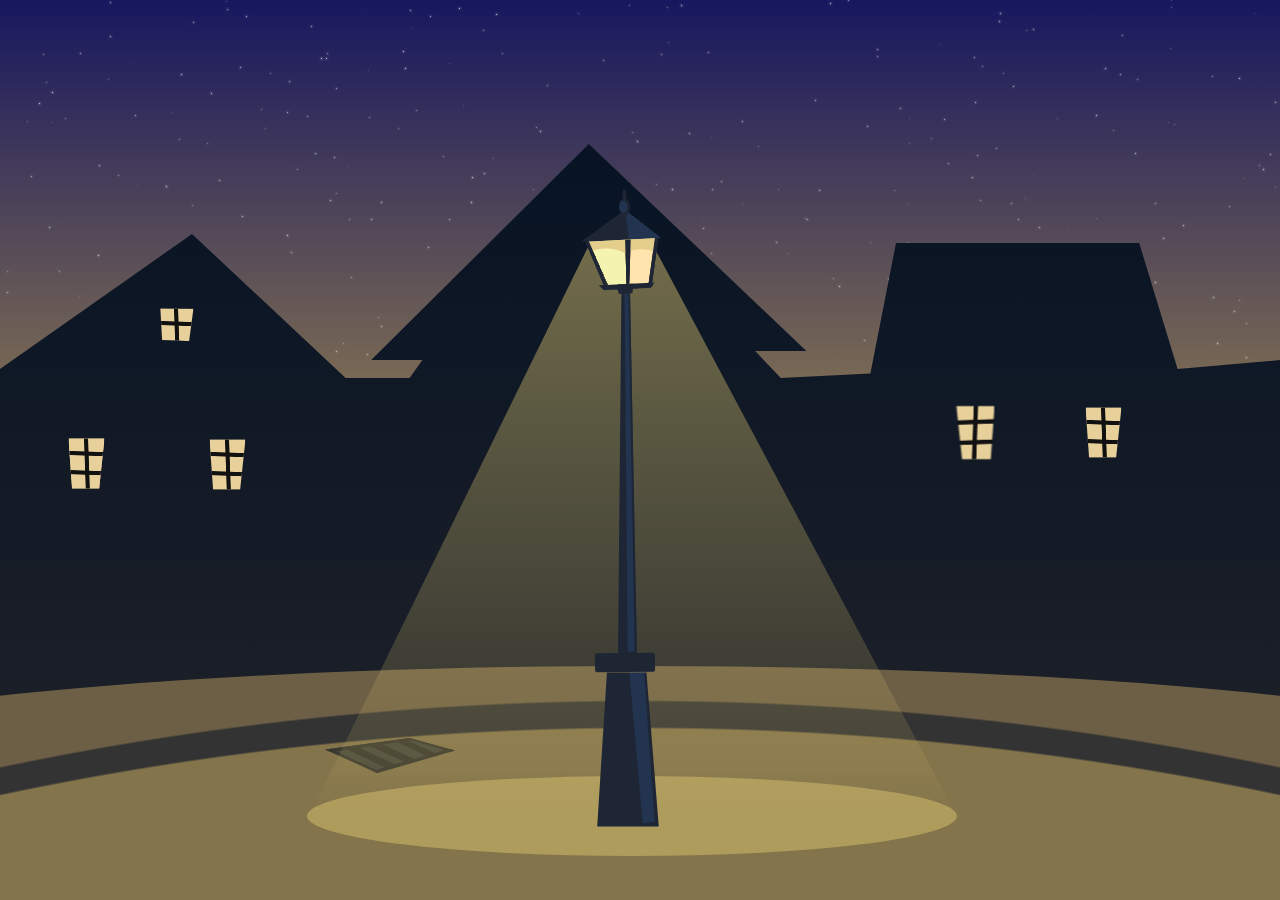
<file: InteractiveLamp/index.html>
<!DOCTYPE html>
<html>
  <head>
    <meta charset="UTF-8"/>
    <meta name="viewport" content="width=device-width, initial-scale=1.0" />
    <title>Interactive Street Lamp</title>
    <link rel="stylesheet" href="style.css">
  </head>
  <body>
    <input type="checkbox" name="btn" id="btn" checked>
<div class="content">
	<div class="buildings">
		<div class="window"></div>
		<div class="window"></div>
		<div class="window"></div>
		<div class="window"></div>
		<div class="window"></div>
		<div class="window"></div>
	</div>
	<div class="ground">
		<div class="sewer"></div>
	</div>
	<div class="streetlamp">
		<div class="base"></div>
		<div class="basetop"></div>
		<div class="pole"></div>
		<div class="poletop"></div>
		<div class="head">
			<label for="btn"></label>
			<div class="top"></div>
			<div class="glass"></div>
			<div class="bot"></div>
		</div>
		<div class="light"></div>
		<div class="ground-light"></div>
	</div>
</div>
  </body>
</html>
</file>
<file: InteractiveLamp/style.css>
:root {
	--pole-dark: #1e2635;
	--pole-light: #233451;
	--sewer-dark: #3a392f;
	--sewer-light: #4a4a3d;
	--ground-light: #83744b;
	--ground-dark: #6d5f45;
}

body {
	margin: 0;
	padding: 0;
	width: 100vw;
	height: 100vh;
	overflow: hidden;
	display: flex;
	align-items: center;
	justify-content: center;
	background: linear-gradient(180deg, #17175f, #ffd844);
}

body:before {
	content: "";
	position: absolute;
	width: 100%;
	height: 100%;
	background: repeating-conic-gradient(#FFF9 0%, #fff0 .000075%, #fff0 .0005%, #fff0 .12345%);
	filter: blur(0.5px) drop-shadow(0 0 1px #fff) drop-shadow(0 0 1px #fff);
}

.content {
	width: 100vw;
	height: 100vh;
	display: flex;
	align-items: center;
	justify-content: center;
}

.buildings {
	width: 100vw;
	height: 100vh;
	background: linear-gradient(180deg, #021023, #222329); 
	clip-path: polygon(0% 41%, 15% 26%, 27% 42%, 32% 42%, 33% 40%, 29% 40%, 46% 16%, 63% 39%, 59% 39%, 61% 42%, 68% 41.5%, 70% 27%, 89% 27%, 92% 41%, 100% 40%, 100% 100%, 0% 100%);
	display: flex;
	align-items: center;
	justify-content: center;
}

.window {
	background: 
		linear-gradient(88deg, #fff0 0 calc(50% - 0.2vw), #111 calc((50% - 0.2vw) + 1px) calc(50% + 0.2vw), #fff0 calc((50% + 0.2vw) + 1px) 100%), 
		repeating-linear-gradient(182deg, #fff0 0 calc(30% - 0.2vw), #111 calc((30% - 0.2vw) + 1px) calc(30% + 0.2vw), #fff0 calc((30% + 0.2vw) + 1px) 37%), #e7d09a;
	width: 5vmin;
	height: 7vmin;
	position: absolute;
	left: 5vw;
	transform: scale(0.8);
	margin-top: 3vmin;
	clip-path: polygon(0 0, 100% 0, 85% 100%, 10% 100%);
}

.window:nth-child(2) {
	left: 16vw;
	margin-top: 3.25vmin;
}

.window:nth-child(3) {
	left: 12vw;
	margin-top: -26vmin;
	clip-path: polygon(5% 0%, 97% 1%, 85% 65%, 10% 63%);
}

.window:nth-child(4) {
	right: 12vw;
	margin-top: -4vmin;
	left: inherit;
}

.window:nth-child(5) {
	right: 22vw;
	margin-top: -4vmin;
	left: inherit;
	transform: scale(0.85) rotateY(180deg);
}

.ground {
	background: radial-gradient(circle at 50% 350vh, var(--ground-light) 0 343vh, #333 calc(343vh + 2px) 346vh, var(--ground-dark) calc(346vh + 2px) 100%);
	position: absolute;
	width: 150vw;
	height: 26vh;
	bottom: 0;
	border-radius: 100% 100% 0 0;
	display: flex;
	align-items: center;
	justify-content: center;
	opacity: 0.5;
}

.sewer {
	position: absolute;
	width: 130px;
	height: 50px;
	margin-left: -500px;
	margin-top: -50px;
	clip-path: polygon(0% 33%, 65% 10%, 100% 35%, 40% 80%);
	background: 
		linear-gradient(-188deg, var(--sewer-dark) 0 19px, #fff0 20px 100%), 
		linear-gradient(-16deg, var(--sewer-dark) 0 34px, #fff0 35px 100%), 
		linear-gradient(-163deg, var(--sewer-dark) 0 19px, #fff0 20px 100%), 
		linear-gradient(25deg, var(--sewer-dark) 0 33px, var(--sewer-light) 34px 39px, var(--sewer-dark) 40px 46px, var(--sewer-light) 47px 52px, var(--sewer-dark) 53px 59px, var(--sewer-light) 60px 67px, var(--sewer-dark) 68px 73px, var(--sewer-light) 74px 90px, #fff0 0 100%);
}

.streetlamp {
	width: 80px;
	height: 72vh;
	position: absolute;
	top: 20vh;
	margin-left: -4vmin;
	max-width: 80px;
	min-width: 80px;
}

.base {
	bottom: 0;
	right: 0;
	position: absolute;
	width: 81%;
	height: 24%;
	background: linear-gradient(-94deg, var(--pole-dark) 0 23%, #fff0 calc(23% + 1px) 100%), linear-gradient(-1deg, var(--pole-dark) 0 3.65%, #fff0 calc(1.65% + 1px) 100%), linear-gradient(85deg, var(--pole-dark) 0 58%, var(--pole-light) calc(58% + 1px) 100%);
	border-radius: 2px;
	clip-path: polygon(15% 0, 76% 0, 95% 99%, 0% 99%);
	z-index: 1;
}

.basetop {
	background: #1e2634;
	width: 75%;
	height: 3%;
	position: absolute;
	bottom: 24%;
	left: 16%;
	border-radius: 2px;
	z-index: 2;
	transform: rotate(-0.5deg);
}

.pole {
	position: absolute;
	width: 25%;
	height: 56.5%;
	background: linear-gradient(-1deg, var(--pole-dark) 0 1.65%, #fff0 calc(1.65% + 1px) 100%), linear-gradient(-91deg, var(--pole-dark) 0 35%, #fff0 calc(35% + 1px) 100%), linear-gradient(89.5deg, var(--pole-dark) 0 40%, var(--pole-light) calc(40% + 1px) 100%);
	bottom: 26.25%;
	left: 45%;
	clip-path: polygon(17% 0, 60% 0, 95% 99%, 0% 99%);
	z-index: 1;
}

.poletop {
	width: 20%;
	height: 1.5%;
	background: var(--pole-dark);
	position: absolute;
	bottom: 82%;
	left: 44%;
	z-index: 1;
	clip-path: polygon(0% 0, 100% 0, 95% 65%, 10% 72%);
}

.head {
	position: absolute;
	width: 100%;
	height: 100px;
	bottom: 83%;
	z-index: 1;
}

.head .top {
	background: conic-gradient(from 131deg at 55% 0, var(--pole-light) 0 12%, var(--pole-dark) 13% 29.5%, #fff0 0 100%);
	width: 100%;
	height: 30%;
	top: 20%;
	position: absolute;
	transform: rotate(-3deg);
}

.head .bot {
	width: 75%;
	height: 5%;
	background: 
		linear-gradient(45deg, #fff0 12%, var(--pole-dark) 0 65%, #fff0 0 100%), 
		linear-gradient(-50deg, #fff0 8%, var(--pole-dark) 0 65%, #fff0 0 100%);
	left: 17%;
	position: absolute;
	bottom: 1%;
	transform: rotate(-3deg);
}

.glass {
	background: 
		linear-gradient(-79deg, #fff0 0 12%, var(--pole-dark) 13% 16%, #fff0 17% 100%), 
		conic-gradient(from -46deg at 53% 200%, #fff0 0 13%, var(--pole-dark) 13.2% 14%, #fff0 14.2% 100%), 
		linear-gradient(70deg, #fff0 0 21%, var(--pole-dark) 22% 25%, #fff0 26% 100%), 
		radial-gradient(circle at 37% 250%, #fff0 0 73%, #e4ce8b 75% 100%), 
		radial-gradient(circle at 37% 300%, #fff0 0 73%, #e4ce8b 75% 100%), 
		conic-gradient(from -46deg at 53% 200%, #fff0 0 7%, #f5f3b0 0 13%, var(--pole-dark) 13.2% 14%, #fff0 14.2% 100%), 
		linear-gradient(-79deg, #fff0 0 12%, var(--pole-dark) 13% 16%, #ffe5ad 17% 50%, #fff0 17% 100%);
	background-repeat: no-repeat;
	background-size: 100% 100%, 100% 100%, 100% 100%, 33% 42%, 50% 35%, 100% 100%;
	background-position: 0 0, 0 0, 0 0, 90% 0, 20% 0, 0 0;
	width: 100%;
	height: 45%;
	top: 50%;
	position: absolute;
	transform: rotate(-3deg);
	opacity: 0.5;
}

.light {
	background: linear-gradient(180deg, #dac47080, #dac47020 90%, #fff0 100%);
	width: 650px;
	height: 64vh;
	position: absolute;
	left: -274px;
	bottom: 1.5%;
	clip-path: polygon(43% 1%, 53% 0.35%, 100% 100%, 0 100%);
	opacity: 0;
}

.ground-light {
	background: #dac47080;
	width: 650px;
	left: -275px;
	position: absolute;
	bottom: -28px;
	height: 80px;
	border-radius: 100%;
	z-index: 0;
	opacity: 0;
}

.top:before {
	content: "";
	position: absolute;
	background: var(--pole-light);
	width: 8px;
	height: 12px;
	border-radius: 100%;
	left: 48%;
	top: -40%;
	border: 3px solid var(--pole-dark);
	border-left-width: 0;
}

.top:after {
	content: "";
	position: absolute;
	background: var(--pole-dark);
	width: 4px;
	height: 12px;
	border-radius: 100%;
	left: 52%;
	top: -70%;
}

#btn {
	display: none;
}

label[for=btn] {
	position: absolute;
	width: 80%;
	height: 55%;
	z-index: 5;
	top: 45%;
	left: 11%;
	border-radius: 50% 50% 100% 150%;
	cursor: pointer;
}

#btn:checked + .content .light,
#btn:checked + .content .ground,
#btn:checked + .content .ground-light,
#btn:checked + .content .head .glass {
	animation: turn-on 2s ease 0s 1;
	opacity: 1;
}

@keyframes turn-on {
	0%, 10%, 25% { opacity: 0; }
	5%, 15%, 35%, 100% { opacity: 1; }
}

@media screen and (orientation:landscape) and (max-width: 767px) {
	.light {
		bottom: 11%;
	}
	.ground-light {
		bottom: -9px;
	}
}
</file>
